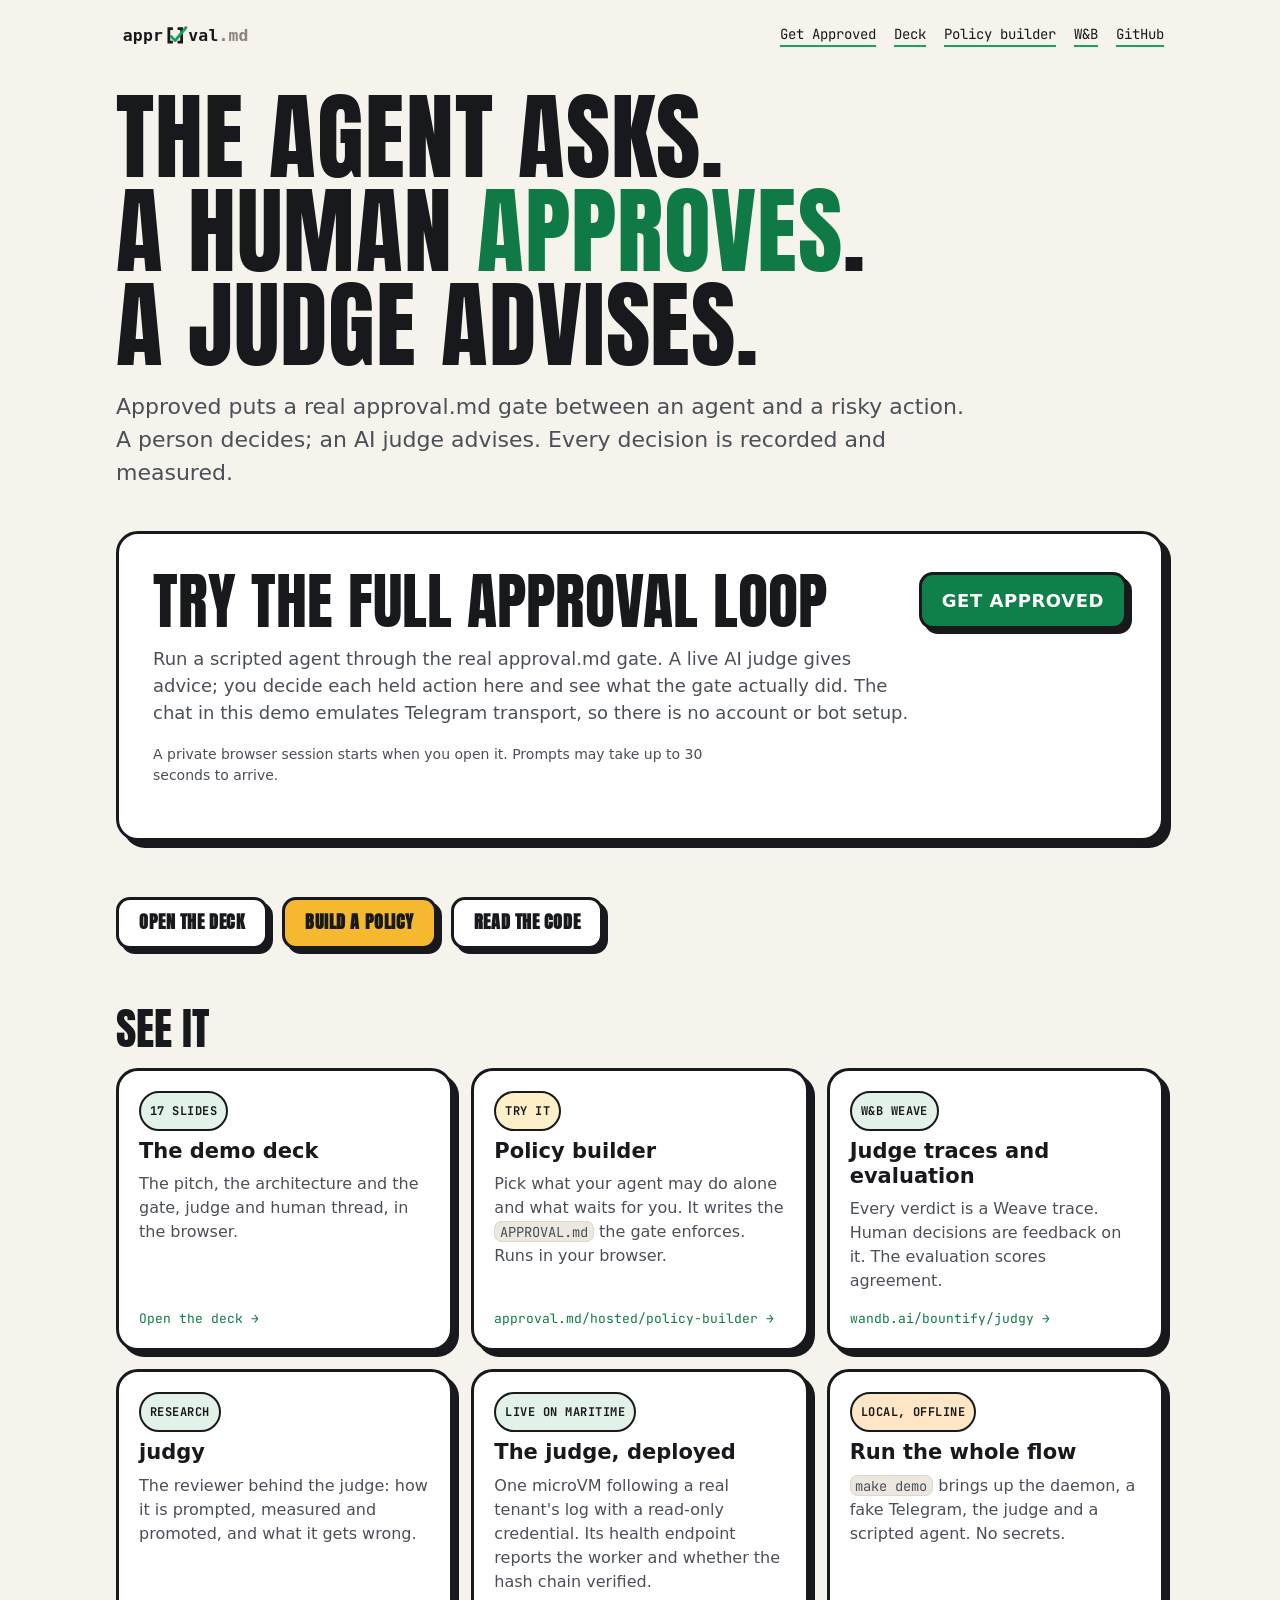
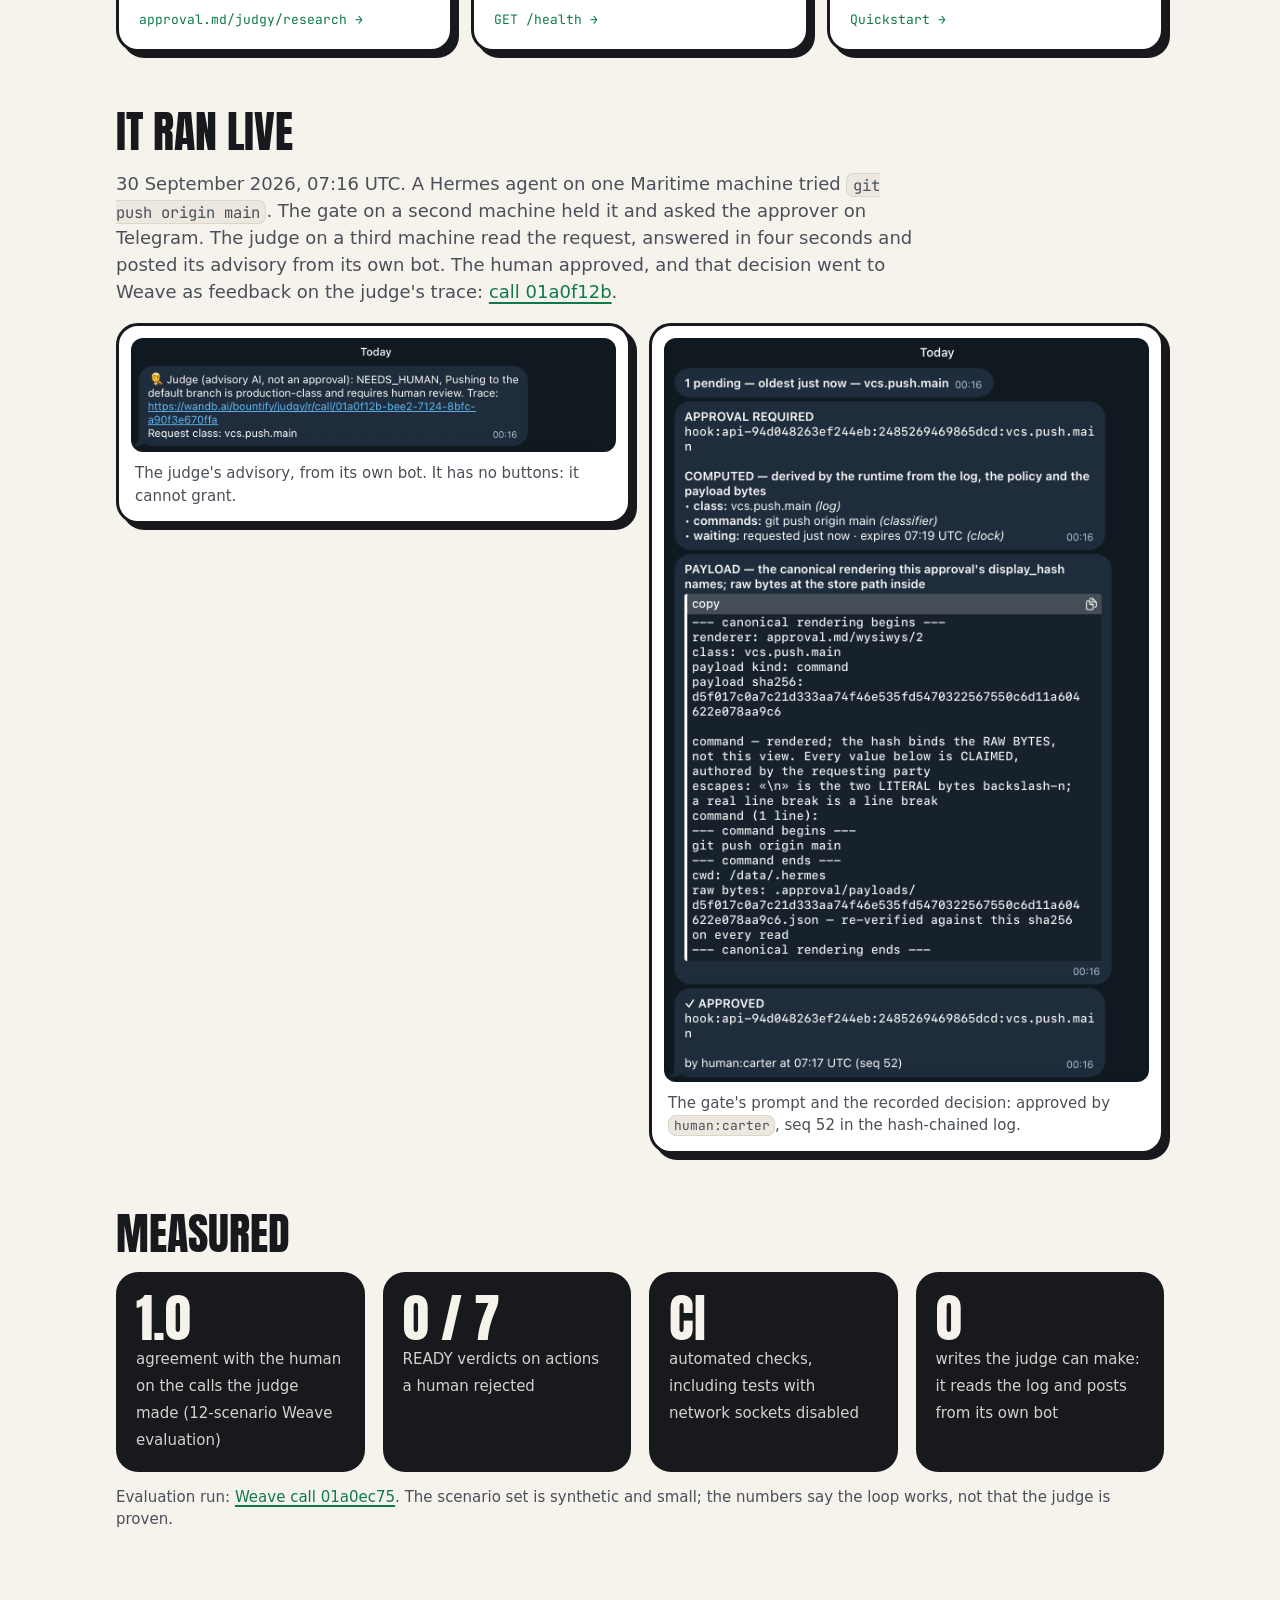
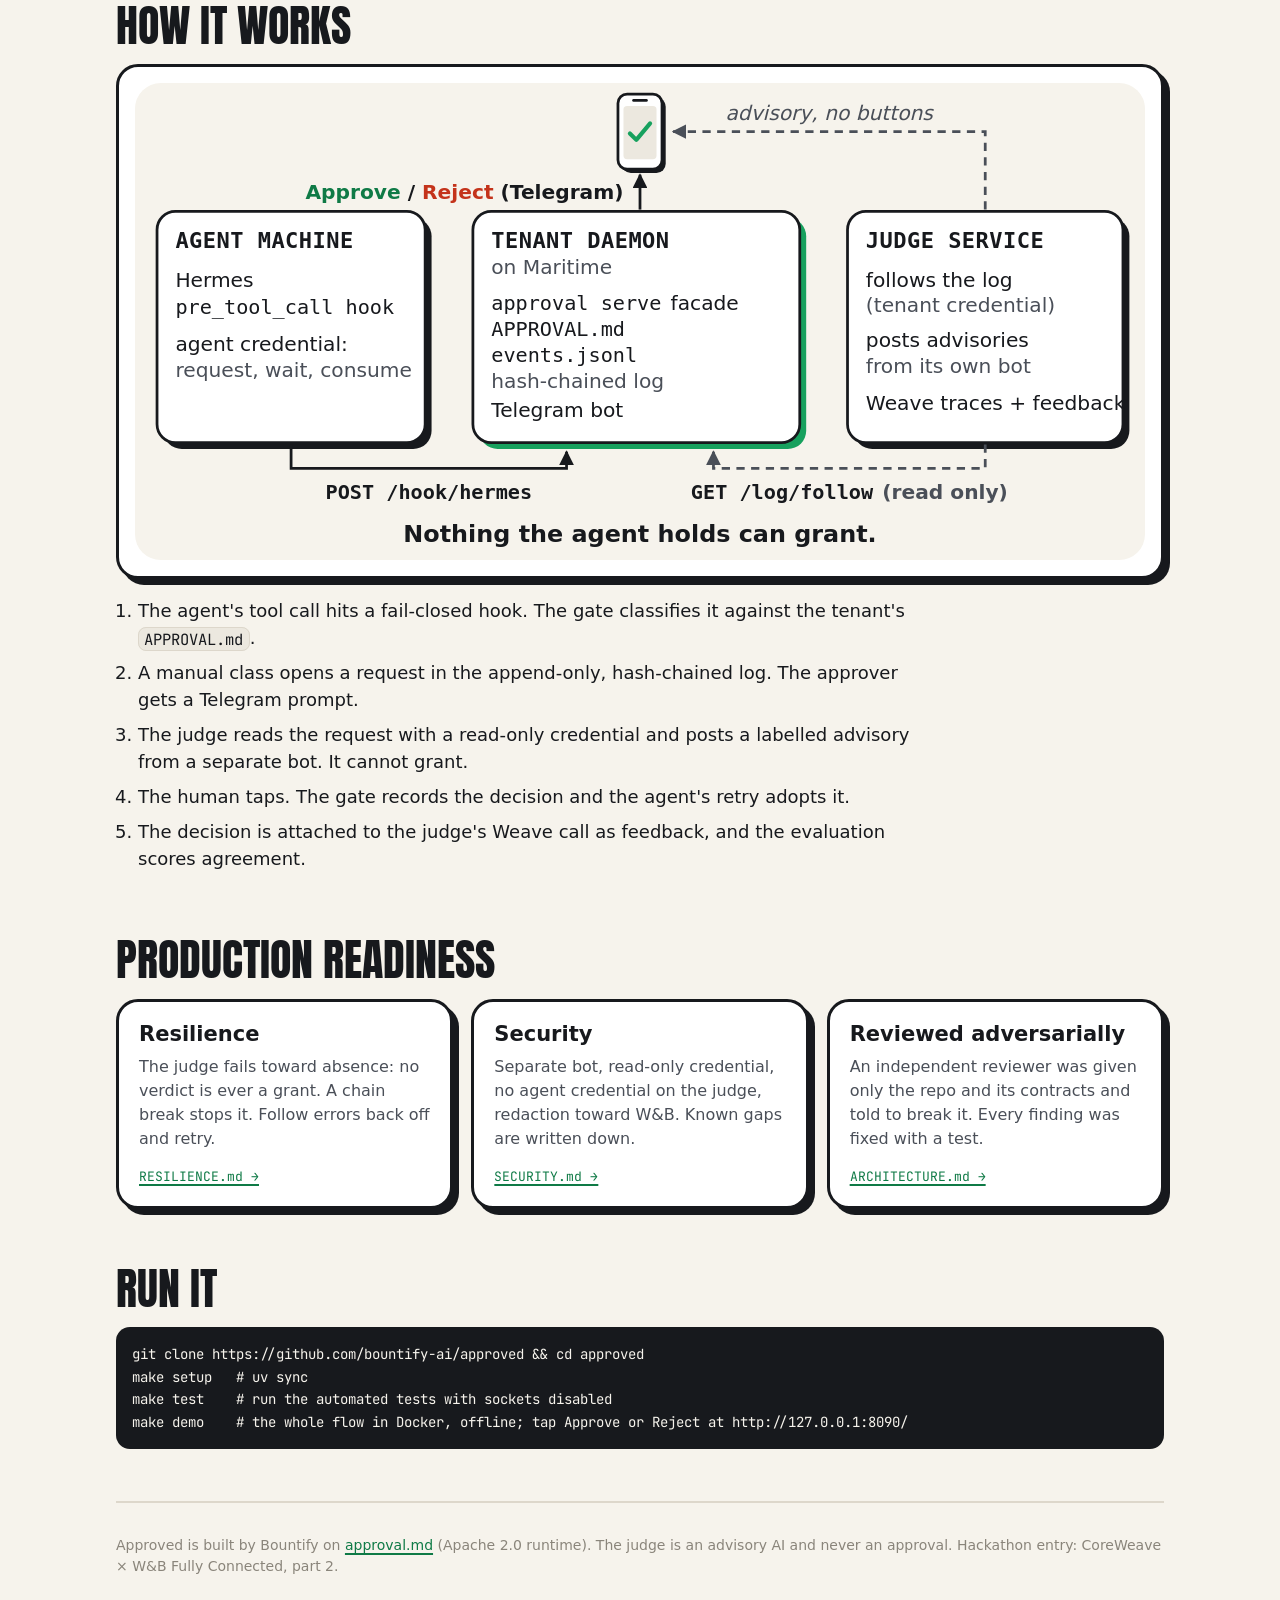
<file: site/index.html>
<!doctype html>
<html lang="en">
  <head>
    <meta charset="utf-8" />
    <meta name="viewport" content="width=device-width, initial-scale=1" />
    <title>Approved · hosted approval.md with a judge in the loop</title>
    <meta
      name="description"
      content="Approved: an agent's risky action waits for a human's tap on Telegram, with an advisory AI judge scored against people in W&B Weave."
    />
    <link rel="icon" href="assets/icon.svg" type="image/svg+xml" />
    <link rel="preconnect" href="https://fonts.googleapis.com" />
    <link rel="preconnect" href="https://fonts.gstatic.com" crossorigin />
    <link
      rel="stylesheet"
      href="https://fonts.googleapis.com/css2?family=Anton&amp;family=JetBrains+Mono:wght@400;500;700&amp;display=swap"
    />
    <link rel="stylesheet" href="assets/brand.css" />
    <style>
      * { box-sizing: border-box; }
      body {
        margin: 0;
        background: var(--paper);
        color: var(--ink);
        font-family: var(--font-sans);
        font-size: 18px;
        line-height: 1.5;
      }
      a { color: var(--accent-ink); }
      .wrap { max-width: 1080px; margin: 0 auto; padding: 0 16px; }
      header.top { display: flex; align-items: center; justify-content: space-between; gap: 16px; padding: 20px 0; }
      header.top img { height: 30px; width: auto; }
      header.top nav { display: flex; gap: 18px; flex-wrap: wrap; font-family: var(--font-mono); font-size: 14px; }
      header.top nav a { color: var(--ink); text-decoration: none; border-bottom: 2px solid var(--brand); }
      .hero { padding: 20px 0 18px; }
      .hero h1 {
        font-family: var(--font-display);
        font-weight: 400;
        font-size: clamp(44px, 9vw, 96px);
        line-height: 0.98;
        letter-spacing: 0.01em;
        text-transform: uppercase;
        margin: 0 0 18px;
        text-wrap: balance;
      }
      .hero h1 em { font-style: normal; color: var(--accent-ink); }
      .hero p.lead { font-size: clamp(18px, 2.4vw, 22px); max-width: 62ch; margin: 0 0 24px; color: var(--ink-2); }
      .cta { display: flex; flex-wrap: wrap; gap: 14px; }
      .get-approved { padding: 0 0 28px; }
      .get-approved-panel { border: 3px solid var(--edge); border-radius: var(--radius); box-shadow: 7px 7px 0 var(--edge); background: var(--surface); padding: clamp(18px, 4vw, 34px); }
      .get-approved-panel h2 { font-size: clamp(34px, 6vw, 62px); margin: 0; }
      .get-approved-head { display: flex; align-items: center; justify-content: space-between; flex-wrap: wrap; gap: 14px; margin-bottom: 12px; }
      .get-approved-panel p { max-width: 66ch; color: var(--ink-2); margin: 0 0 18px; }
      .get-approved-panel .fine { font-size: 14px; margin-top: 17px; }
      .get-approved-panel .btn { font: inherit; font-weight: 700; cursor: pointer; }
      .demo-embed { margin-top: 22px; border-top: 2px solid var(--line); padding-top: 22px; }
      .demo-embed[hidden] { display: none; }
      .demo-embed .open-tab { display: inline-block; margin-bottom: 12px; }
      .demo-embed iframe { display: block; width: 100%; height: min(82vh, 1000px); min-height: 680px; border: 2px solid var(--edge); border-radius: 16px; background: var(--surface); }
      @media (max-width: 600px) { .demo-embed iframe { height: 850px; } }
      :focus-visible { outline: 3px solid var(--gold); outline-offset: 4px; }
      .btn {
        display: inline-block;
        padding: 12px 20px;
        border: 3px solid var(--edge);
        border-radius: 14px;
        box-shadow: 5px 5px 0 var(--edge);
        font-weight: 700;
        text-decoration: none;
        color: var(--ink);
        background: var(--surface);
        transition: transform 0.06s, box-shadow 0.06s;
      }
      .btn:hover { transform: translate(2px, 2px); box-shadow: 3px 3px 0 var(--edge); }
      .btn:active { transform: translate(5px, 5px); box-shadow: 0 0 0 var(--edge); }
      .btn.primary { background: var(--accent); color: var(--on-accent); }
      .btn.gold { background: var(--gold); color: var(--on-gold); }
      section { padding: 28px 0; }
      h2 {
        font-family: var(--font-display);
        font-weight: 400;
        text-transform: uppercase;
        font-size: clamp(28px, 4.4vw, 44px);
        line-height: 1.05;
        margin: 0 0 16px;
      }
      .grid { display: grid; gap: 18px; grid-template-columns: repeat(auto-fit, minmax(280px, 1fr)); }
      .card {
        display: flex;
        flex-direction: column;
        gap: 8px;
        background: var(--surface);
        border: 3px solid var(--edge);
        border-radius: var(--radius);
        box-shadow: 6px 6px 0 var(--edge);
        padding: 20px;
        color: var(--ink);
        text-decoration: none;
      }
      a.card:hover { transform: translate(2px, 2px); box-shadow: 4px 4px 0 var(--edge); }
      .card h3 { margin: 0; font-size: 21px; line-height: 1.2; }
      .card p { margin: 0; color: var(--ink-2); font-size: 16px; }
      .card .go { margin-top: auto; padding-top: 8px; font-family: var(--font-mono); font-size: 13px; color: var(--accent-ink); overflow-wrap: anywhere; }
      .chip {
        align-self: flex-start;
        font-family: var(--font-mono);
        font-size: 12px;
        font-weight: 700;
        text-transform: uppercase;
        letter-spacing: 0.04em;
        padding: 3px 9px;
        border: 2px solid var(--edge);
        border-radius: 999px;
        background: var(--accent-soft);
      }
      .chip.gold { background: var(--gold-soft); }
      .chip.amber { background: var(--alarm-soft); }
      .stats { display: grid; gap: 18px; grid-template-columns: repeat(auto-fit, minmax(200px, 1fr)); }
      .stat { background: var(--band); color: var(--on-band); border-radius: var(--radius); padding: 20px; }
      .stat b { display: block; font-family: var(--font-display); font-weight: 400; font-size: 52px; line-height: 1; font-variant-numeric: tabular-nums; }
      .stat span { font-size: 15px; opacity: 0.85; }
      .diagram { background: var(--surface); border: 3px solid var(--edge); border-radius: var(--radius); box-shadow: 6px 6px 0 var(--edge); padding: 16px; overflow-x: auto; }
      .diagram img { display: block; width: 100%; min-width: 640px; height: auto; }
      ol.steps { margin: 0; padding-left: 22px; max-width: 70ch; }
      ol.steps li { margin-bottom: 8px; }
      pre {
        background: var(--band);
        color: var(--on-band);
        border-radius: 14px;
        padding: 16px;
        overflow-x: auto;
        font-family: var(--font-mono);
        font-size: 14px;
        line-height: 1.6;
        margin: 0;
      }
      .shots { display: grid; gap: 18px; grid-template-columns: repeat(auto-fit, minmax(280px, 1fr)); align-items: start; }
      .shots figure { margin: 0; background: var(--surface); border: 3px solid var(--edge); border-radius: var(--radius); box-shadow: 6px 6px 0 var(--edge); padding: 12px; }
      .shots img { display: block; width: 100%; height: auto; border-radius: 12px; }
      .shots figcaption { font-size: 15px; color: var(--ink-2); padding: 10px 4px 2px; }
      .status { font-family: var(--font-mono); font-size: 14px; }
      .dot { display: inline-block; width: 10px; height: 10px; border-radius: 50%; background: var(--muted); margin-right: 6px; }
      .dot.ok { background: var(--brand); }
      footer { padding: 32px 0 48px; color: var(--muted); font-size: 14px; border-top: 2px solid var(--line); margin-top: 24px; }
      @media (prefers-reduced-motion: reduce) { .btn, a.card { transition: none; } }
    </style>
  </head>
  <body>
    <div class="wrap">
      <header class="top">
        <img src="assets/wordmark.svg" alt="approval.md" />
        <nav>
          <a href="#get-approved">Get Approved</a>
          <a href="slides.html">Deck</a>
          <a href="https://approval.md/hosted/policy-builder/">Policy builder</a>
          <a href="https://wandb.ai/bountify/judgy">W&amp;B</a>
          <a href="https://github.com/bountify-ai/approved">GitHub</a>
        </nav>
      </header>

      <main>
        <section class="hero">
          <h1>The agent asks.<br />A human <em>approves</em>.<br />A judge advises.</h1>
          <p class="lead">Approved puts a real approval.md gate between an agent and a risky action. A person decides; an AI judge advises. Every decision is recorded and measured.</p>
        </section>

        <section class="get-approved" id="get-approved" aria-labelledby="get-approved-title">
          <div class="get-approved-panel">
            <div class="get-approved-head"><h2 id="get-approved-title">Try the full approval loop</h2><button class="btn primary" id="get-approved-button" type="button" aria-expanded="false" aria-controls="demo-embed">Get Approved</button></div>
            <p>Run a scripted agent through the real approval.md gate. A live AI judge gives advice; you decide each held action here and see what the gate actually did. The chat in this demo emulates Telegram transport, so there is no account or bot setup.</p>
            <p class="fine">A private browser session starts when you open it. Prompts may take up to 30 seconds to arrive.</p>
            <div class="demo-embed" id="demo-embed" hidden><a class="open-tab" id="demo-new-tab" href="https://approved-demo-gateway.vercel.app/?auto=1" target="_blank" rel="noopener noreferrer">Open demo in a new tab</a><iframe id="demo-frame" title="Get Approved live private demo" loading="lazy" referrerpolicy="no-referrer" sandbox="allow-scripts allow-same-origin allow-popups allow-popups-to-escape-sandbox"></iframe></div>
          </div>
        </section>

        <section aria-label="More ways to explore">
          <div class="cta">
            <a class="btn" href="slides.html">Open the deck</a>
            <a class="btn gold" href="https://approval.md/hosted/policy-builder/">Build a policy</a>
            <a class="btn" href="https://github.com/bountify-ai/approved">Read the code</a>
          </div>
        </section>

        <section aria-labelledby="see">
          <h2 id="see">See it</h2>
          <div class="grid">
            <a class="card" href="slides.html">
              <span class="chip">17 slides</span>
              <h3>The demo deck</h3>
              <p>The pitch, the architecture and the gate, judge and human thread, in the browser.</p>
              <span class="go">Open the deck →</span>
            </a>
            <a class="card" href="https://approval.md/hosted/policy-builder/">
              <span class="chip gold">Try it</span>
              <h3>Policy builder</h3>
              <p>
                Pick what your agent may do alone and what waits for you. It writes the
                <code>APPROVAL.md</code> the gate enforces. Runs in your browser.
              </p>
              <span class="go">approval.md/hosted/policy-builder →</span>
            </a>
            <a class="card" href="https://wandb.ai/bountify/judgy">
              <span class="chip">W&amp;B Weave</span>
              <h3>Judge traces and evaluation</h3>
              <p>Every verdict is a Weave trace. Human decisions are feedback on it. The evaluation scores agreement.</p>
              <span class="go">wandb.ai/bountify/judgy →</span>
            </a>
            <a class="card" href="https://approval.md/judgy/research/">
              <span class="chip">Research</span>
              <h3>judgy</h3>
              <p>The reviewer behind the judge: how it is prompted, measured and promoted, and what it gets wrong.</p>
              <span class="go">approval.md/judgy/research →</span>
            </a>
            <a class="card" href="https://api.maritime.sh/a/a3fe6a46-daaa-40ea-86e7-bfc0e4a095c5/health">
              <span class="chip">Live on Maritime</span>
              <h3>The judge, deployed</h3>
              <p>
                One microVM following a real tenant's log with a read-only credential. Its health endpoint reports
                the worker and whether the hash chain verified.
              </p>
              <span class="go">GET /health →</span>
            </a>
            <a class="card" href="https://github.com/bountify-ai/approved#quickstart">
              <span class="chip amber">Local, offline</span>
              <h3>Run the whole flow</h3>
              <p><code>make demo</code> brings up the daemon, a fake Telegram, the judge and a scripted agent. No secrets.</p>
              <span class="go">Quickstart →</span>
            </a>
          </div>
        </section>

        <section aria-labelledby="live">
          <h2 id="live">It ran live</h2>
          <p style="max-width: 70ch; margin: 0 0 18px; color: var(--ink-2)">
            30 September 2026, 07:16 UTC. A Hermes agent on one Maritime machine tried
            <code>git push origin main</code>. The gate on a second machine held it and asked the approver on
            Telegram. The judge on a third machine read the request, answered in four seconds and posted its
            advisory from its own bot. The human approved, and that decision went to Weave as feedback on the
            judge's trace:
            <a href="https://wandb.ai/bountify/judgy/r/call/01a0f12b-bee2-7124-8bfc-a90f3e670ffa">call 01a0f12b</a>.
          </p>
          <div class="shots">
            <figure>
              <img src="assets/live-judge.png" width="1156" height="272" alt="Telegram message from the judge bot: Judge (advisory AI, not an approval): NEEDS_HUMAN, pushing to the default branch is production-class and requires human review, with a W&amp;B trace link and the request class vcs.push.main" />
              <figcaption>The judge's advisory, from its own bot. It has no buttons: it cannot grant.</figcaption>
            </figure>
            <figure>
              <img src="assets/live-gate.png" width="1044" height="1600" loading="lazy" alt="Telegram thread from the approval bot: approval required for vcs.push.main, the computed class and command, the canonical payload rendering with its sha256, then approved by human:carter at 07:17 UTC, seq 52" />
              <figcaption>The gate's prompt and the recorded decision: approved by <code>human:carter</code>, seq 52 in the hash-chained log.</figcaption>
            </figure>
          </div>
        </section>

        <section aria-labelledby="numbers">
          <h2 id="numbers">Measured</h2>
          <div class="stats">
            <div class="stat"><b>1.0</b><span>agreement with the human on the calls the judge made (12-scenario Weave evaluation)</span></div>
            <div class="stat"><b>0 / 7</b><span>READY verdicts on actions a human rejected</span></div>
            <div class="stat"><b>CI</b><span>automated checks, including tests with network sockets disabled</span></div>
            <div class="stat"><b>0</b><span>writes the judge can make: it reads the log and posts from its own bot</span></div>
          </div>
          <p style="margin-top: 14px; color: var(--ink-2); font-size: 15px">
            Evaluation run:
            <a href="https://wandb.ai/bountify/judgy/r/call/01a0ec75-27fb-7622-be57-553771ca6387">Weave call 01a0ec75</a>.
            The scenario set is synthetic and small; the numbers say the loop works, not that the judge is proven.
          </p>
        </section>

        <section aria-labelledby="how">
          <h2 id="how">How it works</h2>
          <div class="diagram"><img src="assets/arch.svg" alt="Architecture: agent machine with a fail-closed hook, tenant daemon machine with the hash-chained log, Telegram approval bot, and the advisory judge reading the log and posting from its own bot, with traces and feedback in W&amp;B Weave" /></div>
          <ol class="steps" style="margin-top: 18px">
            <li>The agent's tool call hits a fail-closed hook. The gate classifies it against the tenant's <code>APPROVAL.md</code>.</li>
            <li>A manual class opens a request in the append-only, hash-chained log. The approver gets a Telegram prompt.</li>
            <li>The judge reads the request with a read-only credential and posts a labelled advisory from a separate bot. It cannot grant.</li>
            <li>The human taps. The gate records the decision and the agent's retry adopts it.</li>
            <li>The decision is attached to the judge's Weave call as feedback, and the evaluation scores agreement.</li>
          </ol>
        </section>

        <section aria-labelledby="ready">
          <h2 id="ready">Production readiness</h2>
          <div class="grid">
            <div class="card"><h3>Resilience</h3><p>The judge fails toward absence: no verdict is ever a grant. A chain break stops it. Follow errors back off and retry.</p><a class="go" href="https://github.com/bountify-ai/approved/blob/main/RESILIENCE.md">RESILIENCE.md →</a></div>
            <div class="card"><h3>Security</h3><p>Separate bot, read-only credential, no agent credential on the judge, redaction toward W&amp;B. Known gaps are written down.</p><a class="go" href="https://github.com/bountify-ai/approved/blob/main/SECURITY.md">SECURITY.md →</a></div>
            <div class="card"><h3>Reviewed adversarially</h3><p>An independent reviewer was given only the repo and its contracts and told to break it. Every finding was fixed with a test.</p><a class="go" href="https://github.com/bountify-ai/approved/blob/main/ARCHITECTURE.md">ARCHITECTURE.md →</a></div>
          </div>
        </section>

        <section aria-labelledby="run">
          <h2 id="run">Run it</h2>
          <pre>git clone https://github.com/bountify-ai/approved &amp;&amp; cd approved
make setup   # uv sync
make test    # run the automated tests with sockets disabled
make demo    # the whole flow in Docker, offline; tap Approve or Reject at http://127.0.0.1:8090/</pre>
        </section>
      </main>

      <footer>
        Approved is built by Bountify on <a href="https://approval.md/">approval.md</a> (Apache 2.0 runtime). The judge is
        an advisory AI and never an approval. Hackathon entry: CoreWeave × W&amp;B Fully Connected, part 2.
      </footer>
    </div>
    <script>
      (() => {
        const gateway = 'https://approved-demo-gateway.vercel.app/';
        const button = document.getElementById('get-approved-button');
        const embed = document.getElementById('demo-embed');
        const frame = document.getElementById('demo-frame');
        const newTab = document.getElementById('demo-new-tab');
        newTab.href = new URL('?auto=1', gateway).href;
        button.addEventListener('click', () => {
          if (embed.hidden) {
            frame.src = new URL('?auto=1', gateway).href;
            embed.hidden = false;
            button.setAttribute('aria-expanded', 'true');
            button.textContent = 'Close demo';
            frame.focus();
          } else {
            embed.hidden = true;
            frame.removeAttribute('src');
            button.setAttribute('aria-expanded', 'false');
            button.textContent = 'Get Approved';
            button.focus();
          }
        });
      })();
    </script>
  </body>
</html>
</file>
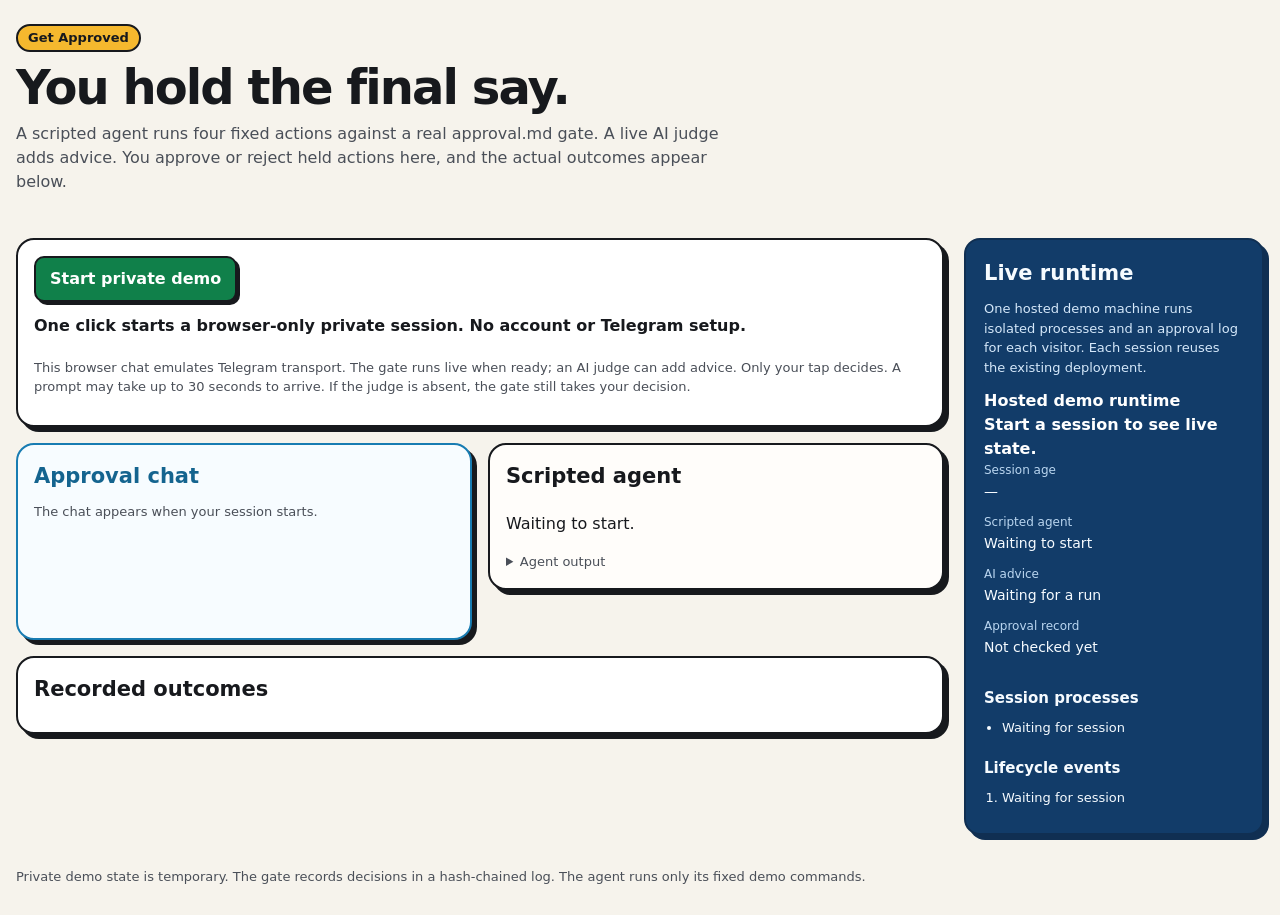
<file: gateway/page.html>
<!doctype html><html lang="en"><head><meta charset="utf-8"><meta name="viewport" content="width=device-width,initial-scale=1"><meta name="base-path" content=""><title>Get Approved · live demo</title><style>:root{color-scheme:light;--paper:#f6f3ec;--surface:#fff;--ink:#17191d;--ink2:#4a4f58;--line:#ddd7cb;--green:#10804a;--soft:#e6f4e9;--red:#c4331b;--redsoft:#fbe7e2;--gold:#f5b82e;--amber:#ff8a1f;--ambersoft:#ffe6c7}
@media(prefers-color-scheme:dark){:root{color-scheme:dark;--paper:#050608;--surface:#101318;--ink:#f7f8f8;--ink2:#c9cbd0;--line:#343840;--green:#2fc57a;--soft:#153b28;--red:#ff8a78;--redsoft:#421f1d;--gold:#ffd060;--amber:#ffab40;--ambersoft:#49321b}}
*{box-sizing:border-box}body{margin:0;background:var(--paper);color:var(--ink);font:16px/1.5 'Avenir Next',Seravek,system-ui,sans-serif}main,header,footer{max-width:1100px;margin:auto;padding:16px}header{padding-top:24px}h1{font-size:clamp(28px,5vw,48px);line-height:1.05;margin:0 0 10px;font-weight:900;letter-spacing:-.04em}h2{font-size:21px;margin:0 0 10px}p{margin:0 0 12px}.lede{max-width:70ch;color:var(--ink2)}.tag{display:inline-block;background:var(--gold);color:#17191d;border:2px solid #17191d;border-radius:30px;padding:2px 10px;font-size:13px;font-weight:800;margin-bottom:10px}.layout{display:grid;gap:16px}@media(min-width:780px){.layout{grid-template-columns:minmax(0,1fr) minmax(0,1fr)}#record{grid-column:1/-1}}.card{background:var(--surface);border:2px solid var(--ink);border-radius:18px;box-shadow:5px 5px 0 var(--ink);padding:16px;min-width:0}.row{display:flex;gap:10px;flex-wrap:wrap;align-items:center}button{font:inherit;font-weight:800;cursor:pointer;border:2px solid var(--ink);border-radius:10px;padding:9px 14px;background:var(--green);color:white;box-shadow:3px 3px 0 var(--ink)}button.secondary{background:var(--surface);color:var(--ink)}button.reject{background:var(--red)}button:disabled{opacity:.55;cursor:default}button:focus-visible,a:focus-visible{outline:3px solid var(--gold);outline-offset:3px}#notice{min-height:2em;margin-top:12px;font-weight:700}#notice.bad{color:var(--red)}.fine{font-size:13px;color:var(--ink2)}.list{list-style:none;margin:0;padding:0}.list li{border-top:1px solid var(--line);padding:10px 0}.list li:first-child{border-top:0}.status{display:inline-block;font-size:12px;border-radius:20px;padding:2px 9px;margin-right:7px;background:var(--soft);color:var(--green);font-weight:800}.status.bad{background:var(--redsoft);color:var(--red)}.status.wait{background:var(--ambersoft);color:#784305}code,pre{font:13px/1.4 ui-monospace,Menlo,monospace;overflow-wrap:anywhere}pre{white-space:pre-wrap;max-height:180px;overflow:auto;background:var(--paper);padding:10px;border-radius:8px}#chat{min-height:260px;max-height:610px;overflow:auto}.message{padding:10px;margin:8px 0;border-radius:12px;background:var(--paper);border:1px solid var(--line)}.message.judge{border-left:5px solid var(--gold)}.message.gate{border-left:5px solid var(--green)}.message strong{display:block;font-size:13px;margin-bottom:3px}.message p{white-space:pre-wrap;overflow-wrap:anywhere}.message .row{margin-top:8px}dl{display:grid;grid-template-columns:max-content 1fr;gap:5px 12px;margin:0}dt{color:var(--ink2)}dd{margin:0;overflow-wrap:anywhere}footer{font-size:13px;color:var(--ink2);padding-bottom:28px}@media(prefers-reduced-motion:reduce){*{scroll-behavior:auto!important;animation:none!important;transition:none!important}}
header,main,footer{max-width:1460px}.workspace{display:grid;gap:20px;align-items:start}.demo-main{min-width:0;display:grid;gap:16px}@media(min-width:1120px){.workspace{grid-template-columns:minmax(0,1fr) 300px}.ops-rail{position:sticky;top:12px}}.layout{align-items:start}.card.chat-card{border-color:#187cb2;background:#f7fcff}.chat-card h2{color:#14648f}.card.agent-card{background:#fffdfa}.message{background:#eaf6fc;border-color:#c8e6f6}.message.gate{border-left-color:#159b6c}.message.judge{background:#fff8df}.message .row button{font-size:15px}#chat{min-height:120px;max-height:none;overflow:visible}pre{max-height:none;overflow:visible}#lines{margin-bottom:0}.ops-rail{min-width:0;background:#123c69;color:#f6fbff;border:2px solid #102f52;border-radius:16px;padding:18px;box-shadow:5px 5px 0 #102f52}.ops-rail h2{font-size:21px}.ops-rail h3{font-size:15px;margin:20px 0 8px}.ops-rail p{font-size:13px;line-height:1.5;color:#d5e8fa}.ops-rail strong{color:#fff}.ops-rail dl{display:grid;grid-template-columns:1fr;gap:2px}.ops-rail dt{font-size:12px;color:#bad6f0}.ops-rail dd{margin:0 0 9px;font-size:14px;overflow-wrap:anywhere}.ops-rail a{color:#fff;text-decoration-color:#a4d5f6}.ops-rail ol,.ops-rail ul{margin:0;padding-left:18px;font-size:13px}.ops-rail li{margin:0 0 8px}.ops-rail .good{color:#9ce9bd}.ops-rail .quiet{color:#d5e8fa}.ops-rail .bad{color:#ffafa2}details.current-payload{margin:8px 0;border:1px solid #b4d7e9;border-radius:8px;padding:10px}details.current-payload summary{cursor:pointer;font-weight:700}details.history{margin-top:14px;border-top:1px solid #b4d7e9;padding-top:10px}details.history summary{cursor:pointer;font-weight:700;color:#14648f}details.history .message{font-size:14px}details.payload{margin-top:6px}details.payload summary{cursor:pointer;font-size:13px;color:var(--ink2)}.agent-meta{color:var(--ink2);font-size:13px}.agent-card code{font-weight:700}@media(max-width:779px){.layout{grid-template-columns:1fr}.workspace{gap:16px}.ops-rail{position:static}}@media(prefers-color-scheme:dark){.card.chat-card{background:#0c2230;border-color:#328bbb}.chat-card h2{color:#93d6f7}.card.agent-card{background:#151b22}.message{background:#183344;border-color:#31566d}.message.judge{background:#463a1d}.ops-rail{background:#0b2a49;border-color:#031b31}.ops-rail p,.ops-rail .quiet{color:#c4dcee}details.history{border-color:#31566d}details.history summary{color:#93d6f7}}dialog{position:fixed;inset:auto 0 auto;width:min(760px,calc(100vw - 32px));max-height:min(80vh,720px);overflow:auto;margin:0 auto;border:2px solid var(--ink);border-radius:18px;box-shadow:5px 5px 0 var(--ink);padding:20px;background:var(--surface);color:var(--ink)}dialog::backdrop{background:#071726ad}dialog .row{justify-content:space-between}dialog pre{white-space:pre-wrap;overflow-wrap:anywhere;max-height:none}dialog code{font-size:12px}#policy-sha{overflow-wrap:anywhere}</style></head><body>
<header><span class="tag">Get Approved</span><h1>You hold the final say.</h1><p class="lede">A scripted agent runs four fixed actions against a real approval.md gate. A live AI judge adds advice. You approve or reject held actions here, and the actual outcomes appear below.</p></header>
<main><div class="workspace"><div class="demo-main">
<section class="card" aria-label="Demo controls"><div class="row"><button id="start" type="button">Start private demo</button><button id="restart" type="button" class="secondary" hidden>Run again</button><button id="retry-run" type="button" class="secondary" hidden>Retry the agent</button><button id="view-policy" type="button" class="secondary" hidden>View live policy</button><strong id="session-state"></strong><span id="judge-state" class="fine"></span></div><p id="notice" role="status" aria-live="polite">One click starts a browser-only private session. No account or Telegram setup.</p><p class="fine">This browser chat emulates Telegram transport. The gate runs live when ready; an AI judge can add advice. Only your tap decides. A prompt may take up to 30 seconds to arrive. If the judge is absent, the gate still takes your decision.</p></section>
<div class="layout"><section class="card chat-card" aria-label="Approval chat"><h2>Approval chat</h2><div id="chat" role="log" aria-live="polite" aria-relevant="additions text"><p class="fine">The chat appears when your session starts.</p></div></section><section class="card agent-card" aria-label="Agent run"><h2>Scripted agent</h2><ol class="list" id="scenarios"><li>Waiting to start.</li></ol><details class="payload" id="agent-output"><summary>Agent output</summary><pre id="lines"></pre></details></section><section class="card" id="record" aria-label="Recorded outcomes"><h2>Recorded outcomes</h2><dl id="chain"></dl></section></div>
</div><aside class="ops-rail" aria-label="Live runtime"><h2>Live runtime</h2><p>One hosted demo machine runs isolated processes and an approval log for each visitor. Each session reuses the existing deployment.</p><strong id="ops-host">Hosted demo runtime</strong><br><strong id="ops-session">Start a session to see live state.</strong><dl><dt>Session age</dt><dd id="ops-age">—</dd><dt>Scripted agent</dt><dd id="ops-agent">Waiting to start</dd><dt>AI advice</dt><dd id="ops-model">Waiting for a run</dd><dt>Approval record</dt><dd id="ops-proof">Not checked yet</dd></dl><div id="ops-trace"></div><h3>Session processes</h3><ul id="ops-processes"><li>Waiting for session</li></ul><h3>Lifecycle events</h3><ol id="ops-events"><li>Waiting for session</li></ol></aside></div></main><dialog id="policy-dialog" aria-labelledby="policy-title"><div class="row"><h2 id="policy-title">Current approval policy</h2><button id="policy-close" type="button" class="secondary">Close</button></div><p class="fine">This is the current file in your private demo session. The gate reads policy through its own verified record; this view does not prove historical attestation.</p><p class="fine">Maritime VPS path: <code id="policy-path"></code></p><p class="fine" id="policy-sha"></p><pre id="policy-text"></pre></dialog><footer>Private demo state is temporary. The gate records decisions in a hash-chained log. The agent runs only its fixed demo commands.</footer><script>(()=>{'use strict';
const $=id=>document.getElementById(id),meta=document.querySelector('meta[name=\"base-path\"]'),base=location.pathname==='/'?new URL('.',location.href):meta&&meta.content?new URL(meta.content.replace(/\/?$/,'/'),location.origin):new URL('.',location.href),key='approved-demo-session';
function storedToken(){try{return sessionStorage.getItem(key)||'';}catch{return '';}}
function saveToken(value){try{sessionStorage.setItem(key,value);}catch{}}
function forgetToken(){try{sessionStorage.removeItem(key);}catch{}}
let token=storedToken(),busy=false,polling=false,started=false,runAttempted=false,runUncertain=false,pollFailed=false,lastChat='',policyRequest=0;
function message(text,bad=false){$('notice').textContent=text;$('notice').className=bad?'bad':'';pollFailed=false;}
function el(tag,cls,value){const n=document.createElement(tag);if(cls)n.className=cls;if(value!==undefined&&value!==null)n.textContent=String(value);return n;}
function status(value){const bad=/reject|block|fail|error/.test(value),wait=/wait|pending|prepar|start|expir|absent|stop/.test(value);return el('span','status'+(bad?' bad':wait?' wait':''),value);}
async function request(path,method='GET',body){const h={};if(token)h['X-Approved-Session']=token;if(method==='POST')h['Content-Type']='application/json';let r;try{r=await fetch(new URL(path,base),{method,headers:h,body:method==='POST'?JSON.stringify(body||{}):undefined,cache:'no-store',redirect:'error',credentials:'omit'});}catch(e){throw Error('The demo connection failed. Retry in a moment.');}let data={};try{data=await r.json();}catch(e){}if(!r.ok){const err=Error(data.message||({429:'The demo is at capacity. Retry shortly.',503:'The demo is starting. Retry shortly.',401:'This session expired. Start a new one.',410:'This session expired. Start a new one.'}[r.status]||'The demo could not answer. Retry.'));err.status=r.status;err.code=typeof data.code==='string'?data.code:'';throw err;}return data;}
function clearSession(){policyRequest++;if($('policy-dialog').open)$('policy-dialog').close();$('view-policy').hidden=true;$('policy-path').textContent='';$('policy-sha').textContent='';$('policy-text').textContent='';token='';forgetToken();started=false;runAttempted=false;runUncertain=false;$('restart').hidden=true;$('retry-run').hidden=true;$('session-state').textContent='';$('judge-state').textContent='';$('chat').replaceChildren();$('scenarios').replaceChildren();$('lines').textContent='';$('chain').replaceChildren();lastChat='';$('ops-host').textContent='Hosted demo runtime';$('ops-session').textContent='Start a session to see live state.';$('ops-age').textContent='—';$('ops-agent').textContent='Waiting to start';$('ops-model').textContent='Waiting for a run';$('ops-proof').textContent='Not checked yet';$('ops-trace').replaceChildren();$('ops-processes').replaceChildren(el('li',null,'Waiting for session'));$('ops-events').replaceChildren(el('li',null,'Waiting for session'));}
async function allocate(){if(busy||token)return;busy=true;$('start').disabled=true;message('Starting a private demo session…');try{const s=await request('api/session','POST');if(!s.session_token)throw Error('The demo did not return a session. Retry.');token=s.session_token;saveToken(token);started=false;runAttempted=false;runUncertain=false;message('Preparing your demo. This usually takes a few seconds.');}catch(e){message(e.status===502||!e.status?'The session request could not be confirmed. Wait a few minutes, then reload to try again.':e.message,true);if(e.status&&e.status!==502)$('start').disabled=false;}finally{busy=false;}}
async function warm(){const until=Date.now()+90000;while(Date.now()<until){message('Waking the live demo. This can take around 30 seconds…');try{const health=await request('health');if(health.status==='ok')return;}catch(e){if(e.status&&e.status!==502&&e.status!==503)throw e;}await new Promise(resolve=>setTimeout(resolve,2000));}throw Error('The demo did not wake in time. Try again shortly.');}
async function begin(){if(busy||token)return;busy=true;$('start').disabled=true;try{await warm();}catch(e){message(e.message,true);$('start').disabled=false;return;}finally{busy=false;}await allocate();if(token)await poll();}
const SAFE_RUN_REFUSALS=new Set(['starting','session-starting','chat-unavailable']);
function delay(ms){return new Promise(resolve=>setTimeout(resolve,ms));}
async function run(){if(started||busy||!token)return;busy=true;$('restart').disabled=true;runAttempted=true;runUncertain=false;started=true;$('retry-run').hidden=true;const until=Date.now()+90000;let ambiguousPost=false;message('Preparing the agent and approver chat…');try{while(Date.now()<until){let s;try{s=await request('api/state');}catch(e){if(e.status===502||e.status===503){message('Waiting for the gate to answer…');await delay(1500);continue;}throw e;}renderTelemetry(s);$('session-state').textContent=s.health&&s.health.ok?'Private demo ready':'Preparing approval gate';if(s.run){message('Agent running. Watch the chat and decide each held action.');return;}if(s.session&&s.session.state==='ready'&&s.health&&s.health.ok){try{await request('api/run','POST');message('Agent running. Watch the chat and decide each held action.');return;}catch(e){if(!(e.status===503&&SAFE_RUN_REFUSALS.has(e.code))){ambiguousPost=!e.status||e.status===502;throw e;}message('The gate is finishing startup. Waiting to run the agent…');}}else message('Waiting for the gate and approver chat to become ready…');await delay(1500);}throw Error('The demo did not become ready in 90 seconds. Retry the agent.');}catch(e){started=false;runUncertain=ambiguousPost;$('retry-run').hidden=runUncertain;message(runUncertain?'The run request could not be confirmed. Waiting for its state; do not start another run.':e.message,true);}finally{busy=false;}}
const TRACE=/^https:\/\/wandb\.ai\/[A-Za-z0-9._-]+\/[A-Za-z0-9._-]+\/r\/call\/[A-Za-z0-9-]+$/;
function traceLink(url){if(typeof url!=='string'||!TRACE.test(url))return null;const a=el('a',null,'Weave trace');a.href=url;a.target='_blank';a.rel='noopener noreferrer';return a;}
function plainTelegram(value){return String(value||'').replace(/<[^>]*>/g,'').replace(/&(#(?:x[0-9a-f]+|[0-9]+)|amp|lt|gt|quot|apos|#39);/gi,(_,e)=>{const v=e.toLowerCase();if(v==='amp')return '&';if(v==='lt')return '<';if(v==='gt')return '>';if(v==='quot')return '\"';if(v==='apos'||v==='#39')return "'";const n=v[1]==='x'?parseInt(v.slice(2),16):parseInt(v.slice(1),10);return Number.isFinite(n)&&n<=0x10ffff?String.fromCodePoint(n):'';});}
function absentReason(reason){const known={'budget-exhausted':'the live judge allowance is used up','daily-cap':'today, the live judge allowance is used up','hourly-limit':'the hourly live judge allowance is used up'};return known[reason]||reason;}
function renderRun(r){const list=$('scenarios');list.replaceChildren();if(!r){list.appendChild(el('li',null,'The scripted agent has not started.'));$('lines').textContent='';return;}for(const s of r.scenarios||[]){const li=el('li');li.appendChild(status(s.status||'pending'));li.appendChild(el('code',null,s.command||''));if(s.why)li.appendChild(el('p','fine',s.why));if(s.detail)li.appendChild(el('p','fine',s.detail));if(s.judge){let text=s.judge.state==='verdict'?'AI judge (advisory): '+s.judge.verdict+(s.judge.note?' — '+s.judge.note:''):s.judge.state==='absent'?'Judge absent'+(s.judge.reason?' — '+absentReason(s.judge.reason):'')+'. Your tap still decides.':'AI judge: '+s.judge.state;const jp=el('p','fine',text);const link=traceLink(s.judge.trace_url);if(link){jp.append(' ',link);}li.appendChild(jp);}list.appendChild(li);}$('lines').textContent=(r.lines||[]).join('\n');if(r.state==='done'){message('Run complete: '+(r.end_reason||'see the outcomes below.'));$('restart').disabled=false;}else $('restart').disabled=true;}
function renderRecord(rec){const dl=$('chain');dl.replaceChildren();if(!rec)return;const rows=[["Judge's log follow",rec.judge_chain||'unknown'],['approval log verify',(rec.log_verify||{}).status||'unknown'],['Verified log records',String((rec.log_verify||{}).records??'unknown')]];for(const [k,v] of rows){dl.append(el('dt',null,k),el('dd',null,v));}}
function chatMessage(m){const outer=el('article','message '+(m.bot==='judge'?'judge':'gate'));outer.appendChild(el('strong',null,m.bot==='judge'?'AI judge · advisory only':m.bot==='gate'?'Approval bot · browser chat emulating Telegram':'Demo transport message'));outer.appendChild(el('p',null,plainTelegram(m.text)));if(Array.isArray(m.buttons)&&m.buttons.length){const row=el('div','row');for(const b of m.buttons){if(typeof b.text!=='string'||typeof b.data!=='string')continue;const btn=el('button',/reject/i.test(b.text)?'reject':'',b.text);btn.type='button';btn.addEventListener('click',async()=>{btn.disabled=true;try{await request('approver/api/tap','POST',{message_id:m.message_id,data:b.data});message('Decision delivered to the real approval gate.');await poll();}catch(e){message(e.message,true);btn.disabled=false;}});row.appendChild(btn);}outer.appendChild(row);}return outer;}
function renderChat(data){if(!Array.isArray(data.messages))return;const serial=JSON.stringify(data.messages);if(serial===lastChat)return;lastChat=serial;const box=$('chat'),wasOpen=box.querySelector?.('details.history')?.open||false,payloadOpen=box.querySelector?.('details.current-payload')?.open||false;box.replaceChildren();if(!data.messages.length){box.appendChild(el('p','fine','Waiting for the first approval prompt…'));return;}const messages=data.messages,active=messages.findLastIndex(m=>Array.isArray(m.buttons)&&m.buttons.length),latest=messages.length-1,header=active>=0?messages.findLastIndex((m,i)=>i<active&&m.bot==='gate'&&plainTelegram(m.text).startsWith('APPROVAL REQUIRED')):-1,visible=new Set([latest]);if(active>=0)for(let i=Math.max(0,header);i<=active;i++)visible.add(i);const latestJudge=messages.findLastIndex(m=>m.bot==='judge');if(latestJudge>=0)visible.add(latestJudge);const hidden=messages.filter((_,i)=>!visible.has(i));if(hidden.length){const history=el('details','history');history.open=wasOpen;history.appendChild(el('summary',null,'Earlier messages ('+hidden.length+')'));for(const m of hidden)history.appendChild(chatMessage(m));box.appendChild(history);}let payload=null;for(let i=0;i<messages.length;i++){if(!visible.has(i))continue;const m=messages[i];if(i>header&&i<active&&m.bot==='gate'&&plainTelegram(m.text).startsWith('PAYLOAD')){if(!payload){payload=el('details','current-payload');payload.open=payloadOpen;payload.appendChild(el('summary',null,'Canonical request payload'));box.appendChild(payload);}payload.appendChild(chatMessage(m));}else box.appendChild(chatMessage(m));}}

const EVENT_WORDS={session_allocated:'Session allocated',store_ready:'Private store ready',approver_started:'Approver chat started',gate_started:'Approval gate started',judge_started:'AI judge started',runtime_ready:'Runtime ready',startup_failed:'Startup failed',approver_failed:'Approver chat failed',gate_failed:'Approval gate failed',judge_failed:'AI judge failed',approver_healthy:'Approver chat healthy',approver_unavailable:'Approver chat unavailable',gate_healthy:'Approval gate healthy',gate_unavailable:'Approval gate unavailable',judge_healthy:'AI judge healthy',judge_unavailable:'AI judge unavailable'};
function renderTelemetry(s){const t=s.telemetry;if(!t||t.version!==1)return;const session=t.session||{},runtime=t.runtime||{};$('ops-session').textContent='Session fingerprint '+String(session.ref||'unknown');$('ops-age').textContent=Number.isFinite(session.elapsed_s)?session.elapsed_s+' seconds':'—';const host=$('ops-host');host.replaceChildren();if(runtime.provider==='Maritime deployment'){const link=el('a',null,'Maritime deployment');link.href='https://api.maritime.sh/a/65c73318-c0cb-44ee-82ed-717d63b87019/health';link.target='_blank';link.rel='noopener noreferrer';host.appendChild(link);}else host.textContent=runtime.provider||'Hosted demo runtime';const r=s.run;$('ops-agent').textContent=r?'Scripted agent: '+(r.state||'running'):'Waiting to start';$('ops-model').textContent=s.reviewer&&s.reviewer.label?s.reviewer.label:'Judge status available after startup';const verify=s.record&&s.record.log_verify;$('ops-proof').textContent=verify?'Hash-chain verification: '+String(verify.status||'unknown')+' · '+String(verify.records??'unknown')+' records':'Verification available after startup';const trace=$('ops-trace');trace.replaceChildren();if(r&&Array.isArray(r.scenarios)){const item=[...r.scenarios].reverse().find(v=>v.judge&&v.judge.trace_url),link=item&&traceLink(item.judge.trace_url);if(link)trace.appendChild(link);}const processes=$('ops-processes');processes.replaceChildren();for(const [name,label] of [['approval_gate','Approval gate'],['approver_chat','Approver chat'],['ai_judge','AI judge']]){const p=(runtime.processes||{})[name]||{},li=el('li');li.appendChild(el('strong',null,label+': '));li.appendChild(status(p.running?(p.healthy?'healthy':'starting or unavailable'):'stopped'));processes.appendChild(li);}const events=$('ops-events');events.replaceChildren();for(const event of (Array.isArray(t.events)?t.events:[]).slice(-20).reverse()){if(!Object.hasOwn(EVENT_WORDS,event.kind))continue;const time=Number.isFinite(event.at)?new Date(event.at*1000).toLocaleTimeString():'';events.appendChild(el('li',null,(time?time+' · ':'')+EVENT_WORDS[event.kind]));}if(!events.children.length)events.appendChild(el('li',null,'Waiting for lifecycle events'));}
function postHeight(){if(typeof window==='undefined'||!window.parent||window.parent===window||!document.body)return;const height=Math.ceil(document.body.scrollHeight);if(Number.isFinite(height)&&height>=400)window.parent.postMessage({type:'approved-demo-height-v1',height:Math.min(30000,height)},'https://approval.md');}
if(typeof ResizeObserver!=='undefined'&&document.body){new ResizeObserver(postHeight).observe(document.body);}if(typeof window!=='undefined'&&window.addEventListener){window.addEventListener('load',postHeight);window.addEventListener('resize',postHeight);}
async function poll(){if(!token||polling||busy)return;polling=true;try{const s=await request('api/state');const life=s.session||{};renderTelemetry(s);if(life.state==='starting'){message('Preparing your private approval gate…');return;}if(life.state==='expired'){clearSession();$('start').disabled=false;message('This session expired. Start a new demo.',true);return;}if(life.state==='failed'){clearSession();$('start').disabled=false;message(life.message||'The demo could not start. Try again.',true);return;}if(life.state!=='ready'){message('Waiting for the demo to become ready…');return;}$('start').disabled=true;$('restart').hidden=false;$('view-policy').hidden=false;$('session-state').textContent=s.health&&s.health.ok?'Private demo ready':'Preparing approval gate';$('judge-state').textContent=s.health&&s.health.parts&&s.health.parts.judge?'Judge process running; advisories can still be absent':'Judge process absent; your decisions still work';if(!runAttempted&&!s.run)await run();else if(s.run){if(pollFailed||runUncertain)message('Agent running. Watch the chat and decide each held action.');started=true;runAttempted=true;runUncertain=false;$('retry-run').hidden=true;}else if(runUncertain){message('The run request could not be confirmed. Waiting for its state; do not start another run.',true);}renderRun(s.run);renderRecord(s.record);const chat=await request('approver/api/chat');renderChat(chat);}catch(e){if(e.status===401||e.status===403||e.status===410){clearSession();$('start').disabled=false;message('This session expired. Start a new demo.',true);}else{message(e.message,true);pollFailed=true;}}finally{polling=false;}}
function closePolicy(){if($('policy-dialog').open)$('policy-dialog').close();}
function revealPolicyHeader(expectedToken,requestId,dialog){requestAnimationFrame(()=>requestAnimationFrame(()=>{if(token!==expectedToken||requestId!==policyRequest||!dialog.open||window.parent===window)return;const y=$('policy-title').getBoundingClientRect().top;if(Number.isFinite(y)&&y>=0&&y<=30000)window.parent.postMessage({type:'approved-demo-policy-reveal-v1',y},'https://approval.md');}));}
async function openPolicy(){if(!token)return;const expectedToken=token,requestId=++policyRequest,dialog=$('policy-dialog'),button=$('view-policy');$('policy-path').textContent='Reading the current session file…';$('policy-sha').textContent='';$('policy-text').textContent='Loading policy…';const rect=button.getBoundingClientRect(),top=Math.max(12,Math.min(rect.top,window.innerHeight-92));dialog.style.top=top+'px';dialog.style.maxHeight=Math.max(80,Math.min(720,window.innerHeight-top-12))+'px';dialog.style.height=dialog.style.maxHeight;dialog.scrollTop=0;if(!dialog.open)dialog.showModal();$('policy-close').focus({preventScroll:true});revealPolicyHeader(expectedToken,requestId,dialog);try{const policy=await request('api/policy');if(token!==expectedToken||requestId!==policyRequest||!dialog.open)return;if(typeof policy.path!=='string'||typeof policy.text!=='string'||typeof policy.sha256!=='string'||!/^[a-f0-9]{64}$/.test(policy.sha256))throw Error('The policy response was invalid.');$('policy-path').textContent=policy.path;$('policy-sha').textContent='SHA-256 '+policy.sha256;$('policy-text').textContent=policy.text;revealPolicyHeader(expectedToken,requestId,dialog);}catch(e){if(token!==expectedToken||requestId!==policyRequest||!dialog.open)return;$('policy-path').textContent='The current policy file is unavailable.';$('policy-sha').textContent='';$('policy-text').textContent=e.message;revealPolicyHeader(expectedToken,requestId,dialog);}}
$('policy-close').addEventListener('click',closePolicy);$('policy-dialog').addEventListener('close',()=>{if(!$('view-policy').hidden)$('view-policy').focus();});$('view-policy').addEventListener('click',openPolicy);$('retry-run').addEventListener('click',run);$('start').addEventListener('click',begin);$('restart').addEventListener('click',async()=>{if(busy||!token)return;busy=true;$('restart').disabled=true;try{await request('api/reset','POST');started=false;runAttempted=false;lastChat='';$('chat').replaceChildren();$('scenarios').replaceChildren();$('lines').textContent='';$('chain').replaceChildren();message('View reset. The recorded log is untouched.');}catch(e){message(e.message,true);$('restart').disabled=false;return;}finally{busy=false;}await run();});if(token){$('start').disabled=true;$('restart').hidden=false;poll();}else if(new URL(location.href).searchParams.get('auto')==='1'){$('start').click();}setInterval(poll,1700);
})();</script></body></html>
</file>
<file: site/assets/brand.css>
/*
 * Approved: the demo deck's identity, borrowed from approval.md itself.
 * Linen paper and liquorice ink from the approval.md site and wordmark; the wordmark's check
 * green (#17A15E) is the thing you press and the colour of Approve; butterscotch gold for value
 * and highlights; red only for Reject; and a hot amber that only ever means "this is not
 * live": simulated, hermetic, illustrative, local. Anton for anything shouted, a plain readable
 * sans for anything read, JetBrains Mono (approval.md's face) for code and commands. Panels,
 * chips, buttons and chat bubbles are stickers: a thick ink keyline and a hard offset shadow
 * that collapses when pressed.
 *
 * Used by slides.html (slides.css adds the deck layer on top). There is no landing page here.
 */

:root {
  color-scheme: light;
  --paper: #f6f3ec; /* Linen: the wordmark's paper */
  --surface: #ffffff;
  --sunk: #ece8df;
  --ink: #17191d; /* Liquorice: the wordmark's ink */
  --ink-2: #4a4f58;
  --muted: #8a857b; /* the wordmark's ".md" */
  --line: #ddd7cb;
  --edge: #17191d; /* keylines and hard shadows */
  --brand: #17a15e; /* the wordmark's check green: the brand swatch (title shadow, candy track) */
  --accent: #10804a; /* check green, deeper so white on it passes AA (4.99:1) */
  --on-accent: #ffffff;
  --accent-ink: #0f7a46; /* green as text or a focus ring on Linen (4.9:1) */
  --accent-soft: color-mix(in oklab, var(--brand) 14%, var(--surface)); /* people's bubbles */
  --gold: #f5b82e; /* butterscotch: value, highlights */
  --gold-soft: #fdf0c8;
  --on-gold: #17191d;
  --alarm: #ff8a1f; /* hot amber: simulated / hermetic / illustrative / local, never subtle */
  --alarm-soft: #ffe6c7;
  --on-alarm: #17191d;
  --danger: #c4331b; /* Reject */
  --band: #17191d; /* the dark band */
  --on-band: #f6f3ec;

  /* the candy track: latte, apricot, butter, check green, periwinkle */
  --candy-latte: #c8a48a;
  --candy-apricot: #f2a65a;
  --candy-butter: #f5b82e;
  --candy-mint: #17a15e;
  --candy-peri: #7c86e8;

  --font-display: "Anton", "Arial Narrow", "Helvetica Neue", sans-serif;
  --font-sans: "Avenir Next", Seravek, ui-sans-serif, system-ui, sans-serif;
  --font-mono:
    "JetBrains Mono", ui-monospace, SFMono-Regular, "SF Mono", Menlo, Consolas, "DejaVu Sans Mono",
    monospace;
  --radius: 22px;
  --gutter: 16px;
}

/* Dark = "Ink", from approval.md's dark tokens. An explicit [data-theme] (the deck's ?theme=)
   wins; with no choice (or no JS) the media query follows the OS. The two blocks carry
   identical tokens. */
:root[data-theme="dark"] {
  color-scheme: dark;
  --paper: #050608;
  --surface: #0b0d10;
  --sunk: #101318;
  --ink: #f7f8f8;
  --ink-2: #c9cbd0;
  --muted: #8a8a88;
  --line: #23262c;
  --edge: #000000;
  --brand: #2fc57a;
  --accent: #2fc57a; /* check green with liquorice on it (7.9:1) */
  --on-accent: #17191d;
  --accent-ink: #3ccf84;
  --accent-soft: color-mix(in oklab, var(--brand) 18%, var(--surface));
  --gold: #ffd060;
  --gold-soft: color-mix(in oklab, var(--gold) 16%, var(--surface));
  --on-gold: #17191d;
  --alarm: #ffab40;
  --alarm-soft: color-mix(in oklab, var(--alarm) 20%, var(--surface));
  --on-alarm: #17191d;
  --danger: #ff8a78;
  --band: #000000;
  --on-band: #f7f8f8;

  --candy-latte: #dcbba6;
  --candy-apricot: #ffb877;
  --candy-butter: #ffd060;
  --candy-mint: #2fc57a;
  --candy-peri: #a5afff;
}

@media (prefers-color-scheme: dark) {
  :root:not([data-theme="light"]) {
    color-scheme: dark;
    --paper: #050608;
    --surface: #0b0d10;
    --sunk: #101318;
    --ink: #f7f8f8;
    --ink-2: #c9cbd0;
    --muted: #8a8a88;
    --line: #23262c;
    --edge: #000000;
    --brand: #2fc57a;
    --accent: #2fc57a; /* check green with liquorice on it (7.9:1) */
    --on-accent: #17191d;
    --accent-ink: #3ccf84;
    --accent-soft: color-mix(in oklab, var(--brand) 18%, var(--surface));
    --gold: #ffd060;
    --gold-soft: color-mix(in oklab, var(--gold) 16%, var(--surface));
    --on-gold: #17191d;
    --alarm: #ffab40;
    --alarm-soft: color-mix(in oklab, var(--alarm) 20%, var(--surface));
    --on-alarm: #17191d;
    --danger: #ff8a78;
    --band: #000000;
    --on-band: #f7f8f8;

    --candy-latte: #dcbba6;
    --candy-apricot: #ffb877;
    --candy-butter: #ffd060;
    --candy-mint: #2fc57a;
    --candy-peri: #a5afff;
  }
}

/* ---- base ------------------------------------------------------------------------------ */

*,
*::before,
*::after {
  box-sizing: border-box;
}

html {
  background: var(--paper);
  -webkit-text-size-adjust: 100%;
}

body {
  margin: 0;
  background: var(--paper);
  color: var(--ink);
  font-family: var(--font-sans);
  font-size: 1.0625rem;
  line-height: 1.55;
  -webkit-font-smoothing: antialiased;
  text-rendering: optimizeLegibility;
  /* tilted bands and stickers must never cause a sideways scroll */
  overflow-x: clip;
}

img,
svg {
  max-width: 100%;
}

/* Anton is a single heavy cut: never let the browser fake a bolder one. */
.display {
  font-family: var(--font-display);
  font-weight: 400;
  font-synthesis: none;
  text-transform: uppercase;
  letter-spacing: 0.005em;
  line-height: 0.95;
  text-wrap: balance;
}

.num {
  font-variant-numeric: tabular-nums;
  font-feature-settings: "tnum";
}

::selection {
  background: var(--gold);
  color: var(--on-gold);
}

:focus-visible {
  outline: 3px solid var(--accent-ink);
  outline-offset: 3px;
  border-radius: 6px;
}

a {
  color: inherit;
  text-underline-offset: 0.2em;
  text-decoration-thickness: 1.5px;
}

code {
  font-family: var(--font-mono);
  font-size: 0.86em;
  background: var(--sunk);
  border: 1.5px solid var(--line);
  border-radius: 8px;
  padding: 0.05em 0.35em;
  overflow-wrap: anywhere;
}

.sr-only {
  position: absolute;
  width: 1px;
  height: 1px;
  padding: 0;
  margin: -1px;
  overflow: hidden;
  clip: rect(0, 0, 0, 0);
  white-space: nowrap;
  border: 0;
}

/* ---- stickers ------------------------------------------------------------------------ */

/* A panel: ink keyline, a hard shadow, generous corners. */
.sticker {
  background: var(--surface);
  border: 2.5px solid var(--edge);
  border-radius: var(--radius);
  box-shadow: 6px 6px 0 var(--edge);
}

/* Anything pressable: lifts a hair on hover, and the shadow collapses under the press. */
.press {
  --lift: 4px;
  border: 2.5px solid var(--edge);
  box-shadow: var(--lift) var(--lift) 0 var(--edge);
  transition:
    transform 90ms ease-out,
    box-shadow 90ms ease-out,
    background-color 120ms,
    opacity 120ms;
}
.press:hover {
  transform: translate(-1px, -1px);
  box-shadow: calc(var(--lift) + 1px) calc(var(--lift) + 1px) 0 var(--edge);
}
.press:active,
.press[aria-current="page"] {
  transform: translate(var(--lift), var(--lift));
  box-shadow: 0 0 0 var(--edge);
}

/* In the dark the keyline also gets a faint light rim, so a black edge on Ink still reads as
   the edge of something. */
:root[data-theme="dark"] .sticker,
:root[data-theme="dark"] .press,
:root[data-theme="dark"] .bubble {
  outline: 1px solid color-mix(in oklab, var(--ink) 16%, transparent);
  outline-offset: -3.5px;
}
@media (prefers-color-scheme: dark) {
  :root:not([data-theme="light"]) .sticker,
  :root:not([data-theme="light"]) .press,
  :root:not([data-theme="light"]) .bubble {
    outline: 1px solid color-mix(in oklab, var(--ink) 16%, transparent);
    outline-offset: -3.5px;
  }
}
.press:focus-visible {
  outline: 3px solid var(--accent-ink) !important;
  outline-offset: 3px !important;
}

/* ---- motion: anything marked .slap is slapped on like a sticker -------------------------- */

@media (prefers-reduced-motion: no-preference) {
  .slap {
    animation: slap 700ms cubic-bezier(0.2, 0.9, 0.25, 1.2) both;
    animation-delay: var(--slap-delay, 120ms);
  }
  @keyframes slap {
    from {
      opacity: 0;
      transform: rotate(-9deg) scale(1.12) translateY(-24px);
    }
    to {
      opacity: 1;
    }
  }
}

/* ---- chips, buttons, badges, placeholders --------------------------------------------- */

.chip {
  --lift: 3px;
  display: inline-flex;
  align-items: center;
  height: 40px;
  padding: 0 16px;
  border-radius: 999px;
  background: var(--surface);
  color: var(--ink);
  font-family: var(--font-display);
  font-weight: 400;
  text-transform: uppercase;
  font-size: 0.95rem;
  letter-spacing: 0.03em;
  line-height: 1;
  text-decoration: none;
  white-space: nowrap;
}

.btn {
  --lift: 5px;
  display: inline-flex;
  align-items: center;
  gap: 10px;
  min-height: 52px;
  padding: 10px 22px;
  border-radius: 999px;
  background: var(--surface);
  color: var(--ink);
  font-family: var(--font-display);
  font-weight: 400;
  text-transform: uppercase;
  font-size: 1.15rem;
  letter-spacing: 0.03em;
  line-height: 1.05;
  text-decoration: none;
  max-width: 100%;
}
.btn--accent {
  background: var(--accent);
  color: var(--on-accent);
}
.btn .arrow {
  font-family: var(--font-sans);
  font-weight: 700;
}
.btn[aria-disabled="true"] {
  cursor: not-allowed;
}
.btn .ph {
  flex: none;
  white-space: nowrap;
  overflow-wrap: normal;
}

/* {{PLACEHOLDERS}}: loud until someone fills them in. */
.ph {
  display: inline-block;
  font-family: var(--font-mono);
  font-size: 0.8em;
  font-weight: 700;
  font-style: normal;
  text-transform: none;
  letter-spacing: 0;
  line-height: 1.3;
  color: var(--on-gold);
  background: var(--gold-soft);
  border: 2.5px dashed var(--gold);
  border-radius: 10px;
  padding: 0.12em 0.45em;
  box-shadow: 0 0 0 2px color-mix(in oklab, var(--gold) 35%, transparent);
  overflow-wrap: anywhere;
}
:root[data-theme="dark"] .ph {
  color: var(--gold);
}
@media (prefers-color-scheme: dark) {
  :root:not([data-theme="light"]) .ph {
    color: var(--gold);
  }
}

/* Badges are stickers slapped on a corner. Live is check green; anything that is not live is
   amber, striped, and bigger, because a simulated result must visibly say simulated. */
.badge {
  display: inline-flex;
  align-items: center;
  gap: 8px;
  padding: 6px 14px;
  border: 2.5px solid var(--edge);
  border-radius: 999px;
  box-shadow: 3px 3px 0 var(--edge);
  font-family: var(--font-display);
  font-weight: 400;
  text-transform: uppercase;
  letter-spacing: 0.06em;
  font-size: 0.95rem;
  line-height: 1;
  white-space: nowrap;
  color: #17191d;
  background: var(--candy-mint);
  transform: rotate(4deg);
}
.badge--live::before {
  content: "";
  width: 9px;
  height: 9px;
  border-radius: 50%;
  background: #17191d;
  box-shadow: 0 0 0 2px color-mix(in oklab, #ffffff 70%, transparent);
}
@media (prefers-reduced-motion: no-preference) {
  .badge--live::before {
    animation: blink 1.6s ease-in-out infinite;
  }
  @keyframes blink {
    50% {
      opacity: 0.25;
    }
  }
}
/* An example thread is a depiction of the product, not a capture: quiet, latte, no pulse. */
.badge--example {
  background: var(--candy-latte, #c8a48a);
}
.badge--loud {
  font-size: 1.1rem;
  padding: 8px 16px;
  color: var(--on-alarm);
  background: repeating-linear-gradient(
    -45deg,
    var(--alarm) 0 12px,
    color-mix(in oklab, var(--alarm) 72%, #fff) 12px 24px
  );
  transform: rotate(-5deg);
}
.badge--loud::before {
  content: "!";
  display: inline-grid;
  place-items: center;
  width: 20px;
  height: 20px;
  border-radius: 50%;
  background: var(--edge);
  color: var(--alarm);
  font-size: 0.85rem;
  letter-spacing: 0;
}

/* ---- Telegram-style threads (assets/chat.js) -------------------------------------------
   The root is .thread, never .chat: reveal.js puts a slide's "chat" layout class on the
   <section> and on its background, and the two must not collide. */

.thread {
  position: relative;
  margin: 0;
  padding: 26px 16px 18px;
  background: var(--sunk);
  min-width: 0;
}
.thread > .badge {
  position: absolute;
  top: -18px;
  right: 14px;
  z-index: 2;
}
.thread--loud {
  border-style: dashed;
  border-color: var(--edge);
  background:
    linear-gradient(var(--sunk), var(--sunk)) padding-box,
    var(--alarm) border-box;
  box-shadow: 6px 6px 0 var(--alarm);
}
.thread--loud::before {
  /* hazard tape along the top edge */
  content: "";
  position: absolute;
  inset: 0 0 auto 0;
  height: 10px;
  border-radius: calc(var(--radius) - 3px) calc(var(--radius) - 3px) 0 0;
  background: repeating-linear-gradient(-45deg, var(--alarm) 0 10px, var(--edge) 10px 20px);
}
.thread-list {
  list-style: none;
  margin: 0;
  padding: 0;
  display: flex;
  flex-direction: column;
  gap: 10px;
}
.msg {
  display: flex;
  align-items: flex-end;
  gap: 8px;
  min-width: 0;
}
.msg--bot {
  justify-content: flex-start;
  padding-right: 12%;
}
.msg--person {
  justify-content: flex-end;
  padding-left: 16%;
}
.msg--system {
  justify-content: center;
}
.avatar {
  flex: none;
  width: 34px;
  height: 38px;
  object-fit: contain;
}
/* The judge bot has no image: a scales glyph in a round sticker, the same size as an avatar. */
.avatar--judge {
  display: inline-grid;
  place-items: center;
  height: 34px;
  border: 2px solid var(--edge);
  border-radius: 50%;
  background: var(--gold-soft);
  font-size: 18px;
  line-height: 1;
  text-align: center;
  user-select: none;
}
.msg--run .avatar {
  visibility: hidden;
}
.bubble-col {
  display: flex;
  flex-direction: column;
  align-items: flex-start;
  gap: 6px;
  min-width: 0;
}
.bubble {
  position: relative;
  min-width: 0;
  max-width: 100%;
  padding: 8px 13px 9px;
  border: 2.5px solid var(--edge);
  border-radius: 18px;
  box-shadow: 3px 3px 0 var(--edge);
  background: var(--surface);
  color: var(--ink);
  font-size: 0.95rem;
  line-height: 1.45;
  overflow-wrap: anywhere;
}
.msg--bot .bubble {
  border-bottom-left-radius: 6px;
}
.msg--person .bubble {
  background: var(--accent-soft);
  border-bottom-right-radius: 6px;
}
.bubble .who {
  display: block;
  font-size: 0.78rem;
  font-weight: 700;
  letter-spacing: 0.02em;
  color: var(--accent-ink);
  margin-bottom: 1px;
}
.msg--person .bubble .who {
  color: var(--ink-2);
  text-align: right;
}
/* Green is Approve. The judge only advises, so its name is never in the Approve colour. */
.msg--judge .bubble .who {
  color: var(--ink-2);
}
.msg--cont .who {
  display: none;
}
.bubble-text {
  margin: 0;
  white-space: pre-wrap;
}
.bubble-text.is-cmd {
  font-family: var(--font-mono);
  font-size: 0.88em;
}
.bubble-text.is-stage {
  font-style: italic;
  color: var(--ink-2);
}
.pill {
  display: inline-block;
  max-width: 100%;
  padding: 4px 12px;
  border: 2px solid var(--edge);
  border-radius: 999px;
  background: var(--surface);
  color: var(--ink-2);
  font-size: 0.8rem;
  font-weight: 600;
  line-height: 1.35;
  text-align: center;
  overflow-wrap: anywhere;
}
.kb {
  display: flex;
  flex-wrap: wrap;
  gap: 6px;
  width: 100%;
}
.kb-btn {
  flex: 1 1 auto;
  padding: 6px 12px;
  border: 2px solid var(--edge);
  border-radius: 12px;
  box-shadow: 2px 2px 0 var(--edge);
  background: var(--surface);
  color: var(--accent-ink);
  font-size: 0.84rem;
  font-weight: 700;
  text-align: center;
  white-space: nowrap;
}

/* ApprovedChat.animateIn() brings bubbles in one after another when a thread scrolls into
   view (the deck uses fragments instead). Without JS, without IntersectionObserver, or with
   reduced motion, they are simply there. */
@media (prefers-reduced-motion: no-preference) {
  .thread--pending .msg {
    opacity: 0;
    transform: translateY(14px) scale(0.96);
  }
  .thread--pending.is-in .msg {
    opacity: 1;
    transform: none;
    transition:
      opacity 360ms ease-out,
      transform 460ms cubic-bezier(0.2, 0.9, 0.25, 1.25);
    transition-delay: calc(var(--i, 0) * 420ms + 150ms);
  }
}
</file>
